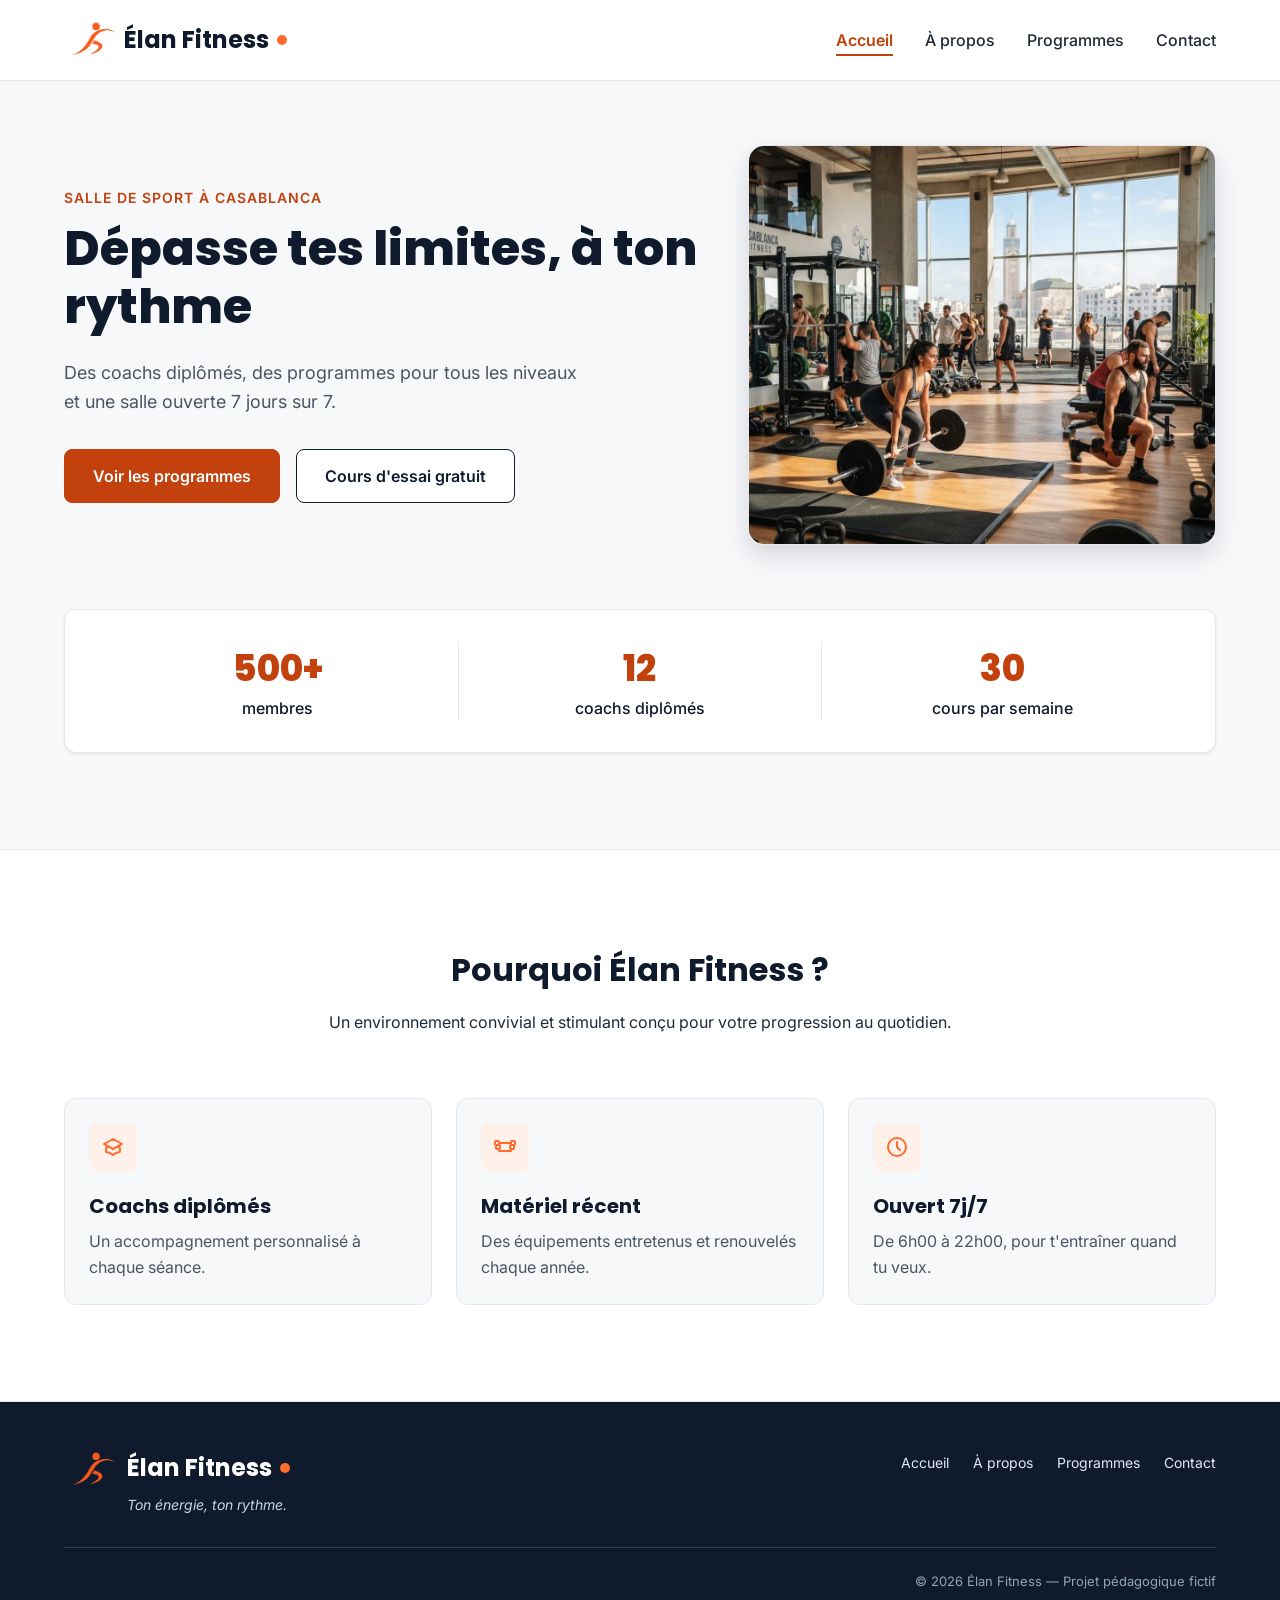
<file: index.html>
<!DOCTYPE html>
<html lang="fr">
<head>
  <meta charset="UTF-8">
  <meta name="viewport" content="width=device-width, initial-scale=1">
  <meta name="description" content="Élan Fitness, salle de sport à Casablanca : musculation, yoga, cardio et boxe fitness avec des coachs diplômés. Réservez votre cours d'essai gratuit.">
  <title>Élan Fitness | Salle de sport à Casablanca</title>

  <link rel="preconnect" href="https://fonts.googleapis.com">
  <link rel="preconnect" href="https://fonts.gstatic.com" crossorigin>
  <link href="https://fonts.googleapis.com/css2?family=Inter:wght@400;500;600&family=Poppins:wght@600;700;800&display=swap" rel="stylesheet">

  <link rel="stylesheet" href="style.css">
</head>

<body>

  <header class="en-tete">
    <div class="conteneur en-tete-contenu">
      <a href="#accueil"><img src="img/logo.png" alt="Logo en forme de f humain minimaliste"></a>
      
      <a href="#accueil" class="logo">Élan Fitness</a>

      <nav aria-label="Navigation principale">
        <ul class="menu">
          <li><a href="#accueil" class="lien-actif">Accueil</a></li>
          <li><a href="propos.html">À propos</a></li>
          <li><a href="programmes.html">Programmes</a></li>
          <li><a href="contact.html">Contact</a></li>
        </ul>
      </nav>
    </div>
  </header>

  <main>

    <section id="accueil" class="hero">
      <div class="conteneur">

        <div class="hero-contenu">
          <div class="hero-texte">
            <p class="sur-titre">Salle de sport à Casablanca</p>
            <h1>Dépasse tes limites, à ton rythme</h1>
            <p class="hero-description">
              Des coachs diplômés, des programmes pour tous les niveaux et une salle ouverte 7 jours sur 7.
            </p>
            <div class="boutons">
              <a href="programmes.html" class="bouton bouton-principal">Voir les programmes</a>
              <a href="contact.html" class="bouton bouton-secondaire">Cours d'essai gratuit</a>
            </div>
          </div>

          <img class="hero-image" src="img/hero.jpg" alt="Des personnes s'entraînent dans une salle de sport lumineuse à Casablanca">
        </div>

        <div class="chiffres">
          <div class="chiffre">
            <p class="chiffre-nombre">500+</p>
            <p>membres</p>
          </div>
          <div class="chiffre">
            <p class="chiffre-nombre">12</p>
            <p>coachs diplômés</p>
          </div>
          <div class="chiffre">
            <p class="chiffre-nombre">30</p>
            <p>cours par semaine</p>
          </div>
        </div>

      </div>
    </section>

    <section class="section section-blanche">
      <div class="conteneur">

        <div class="section-titre">
          <h2>Pourquoi Élan Fitness ?</h2>
          <p>Un environnement convivial et stimulant conçu pour votre progression au quotidien.</p>
        </div>

        <div class="cartes">
          <article class="carte carte-avantage">
            <div class="icone"><img src="img/icone-coach.svg" alt=""></div>
            <h3>Coachs diplômés</h3>
            <p>Un accompagnement personnalisé à chaque séance.</p>
          </article>

          <article class="carte carte-avantage">
            <div class="icone"><img src="img/icone-materiel.svg" alt=""></div>
            <h3>Matériel récent</h3>
            <p>Des équipements entretenus et renouvelés chaque année.</p>
          </article>

          <article class="carte carte-avantage">
            <div class="icone"><img src="img/icone-horloge.svg" alt=""></div>
            <h3>Ouvert 7j/7</h3>
            <p>De 6h00 à 22h00, pour t'entraîner quand tu veux.</p>
          </article>
        </div>

      </div>
    </section>
  </main>

  <footer class="pied-de-page">
    <div class="conteneur">

      <div class="pied-haut">
        <div>
          <div class="footer-logo">
            <img src="img/footer-logo.png" alt="Logo en forme de f humain minimaliste">
            <div>
              <p class="logo logo-clair">Élan Fitness</p>
              <p class="slogan">Ton énergie, ton rythme.</p>
            </div>
          </div>
        </div>

        <nav aria-label="Navigation du pied de page">
          <ul class="menu menu-pied">
            <li><a href="#accueil">Accueil</a></li>
            <li><a href="propos.html">À propos</a></li>
            <li><a href="programmes.html">Programmes</a></li>
            <li><a href="contact.html">Contact</a></li>
          </ul>
        </nav>
      </div>

      <div class="pied-bas">
        <p>&copy; 2026 Élan Fitness — Projet pédagogique fictif</p>
      </div>

    </div>
  </footer>
</body>
</html>
</file>
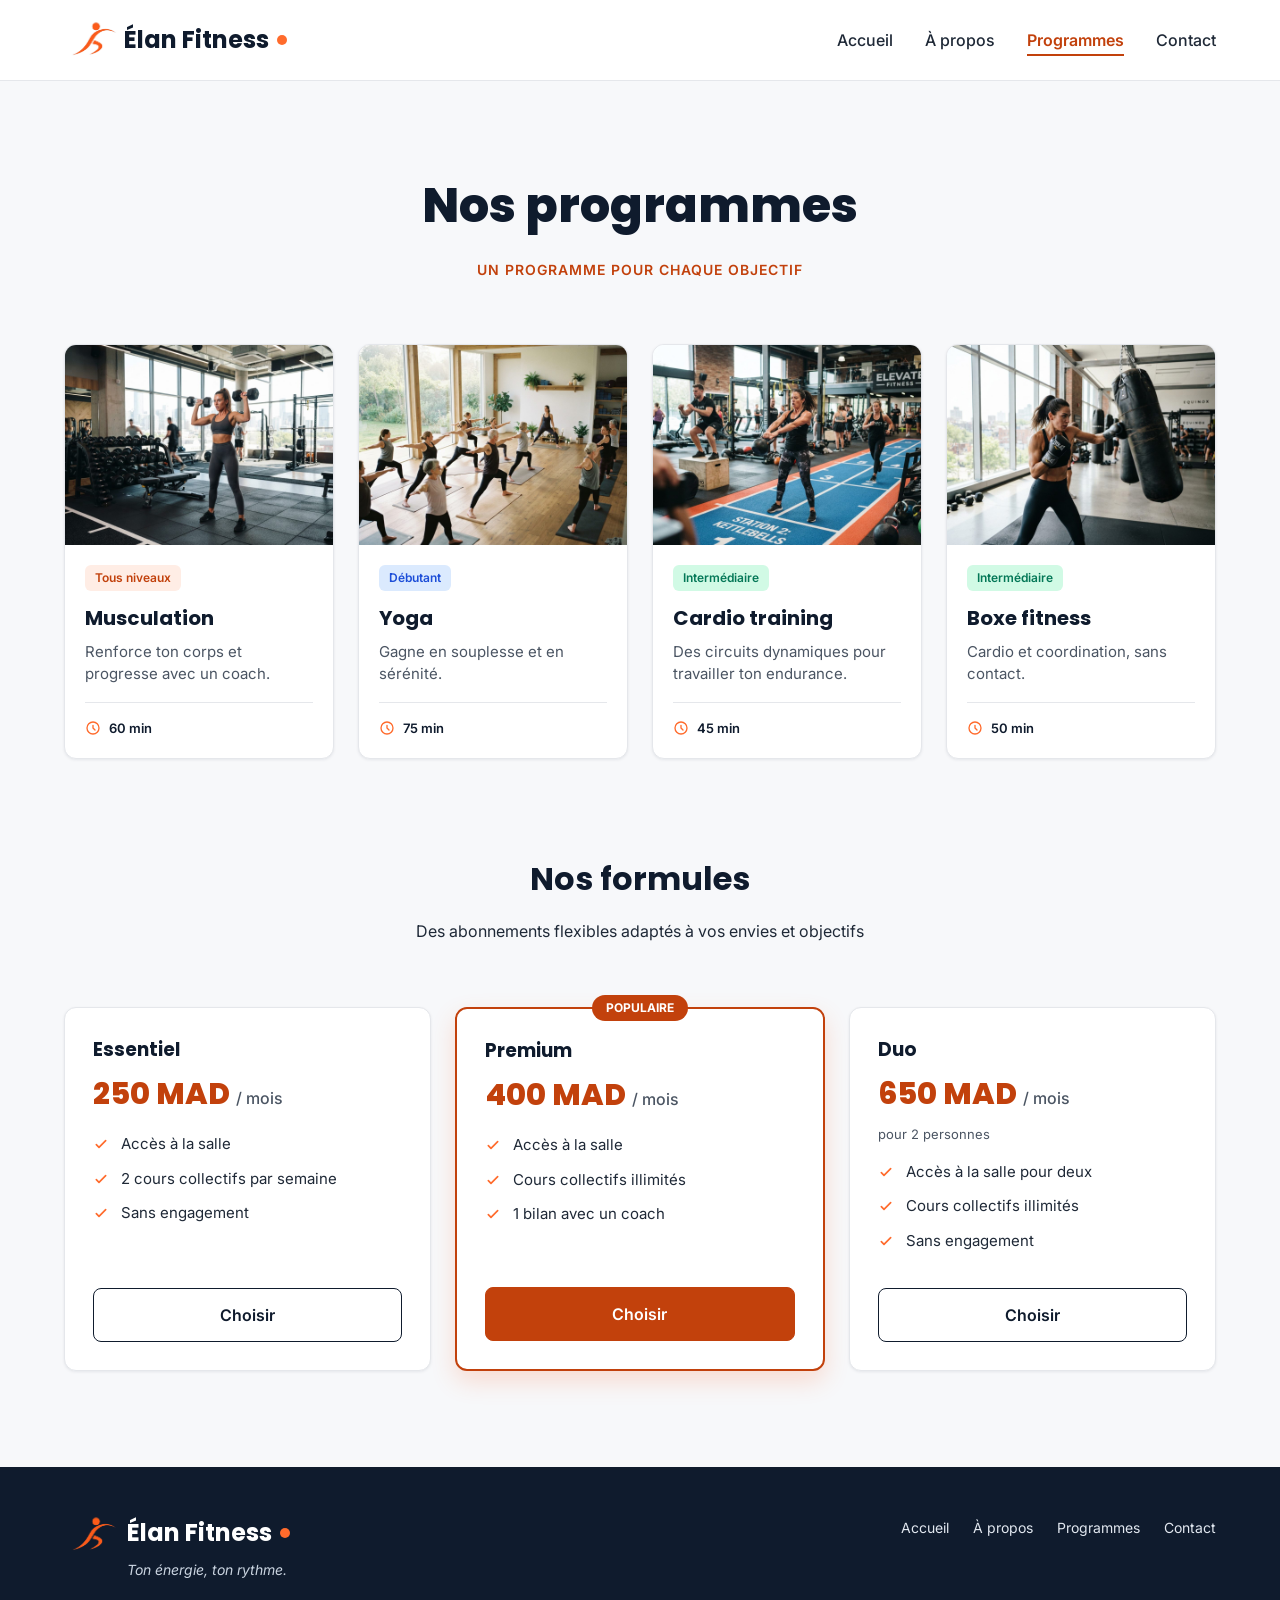
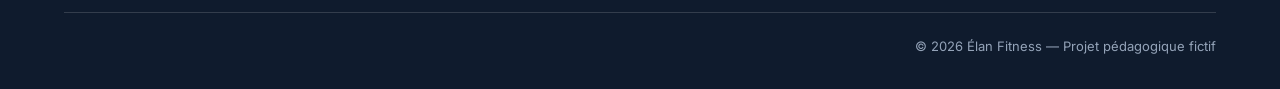
<file: programmes.html>
<!DOCTYPE html>
<html lang="fr">
<head>
  <meta charset="UTF-8">
  <meta name="viewport" content="width=device-width, initial-scale=1">
  <meta name="description" content="Découvrez les programmes d'Élan Fitness à Casablanca : musculation, yoga, cardio et boxe fitness pour atteindre vos objectifs avec nos coachs diplômés.">
  <title>Programmes | Salle de sport à Casablanca</title>

  <link rel="preconnect" href="https://fonts.googleapis.com">
  <link rel="preconnect" href="https://fonts.gstatic.com" crossorigin>
  <link href="https://fonts.googleapis.com/css2?family=Inter:wght@400;500;600&family=Poppins:wght@600;700;800&display=swap" rel="stylesheet">

  <link rel="stylesheet" href="style.css">
</head>
<body>
    <header class="en-tete">
      <div class="conteneur en-tete-contenu">
        <a href="index.html"><img src="img/logo.png" alt="Logo en forme de f humain minimaliste"></a>
        <a href="index.html" class="logo">Élan Fitness</a>

        <nav aria-label="Navigation principale">
        <ul class="menu">
          <li><a href="index.html">Accueil</a></li>
          <li><a href="propos.html">À propos</a></li>
          <li><a href="#programmes" class="lien-actif">Programmes</a></li>
          <li><a href="contact.html">Contact</a></li>
        </ul>
        </nav>
      </div>
   </header>
   <main>
       <section id="programmes" class="section">
      <div class="conteneur">

        <div class="section-titre">
          <h1>Nos programmes</h1>
          <p class="sur-titre">Un programme pour chaque objectif</p>
        </div>

        <div class="cartes">

          <article class="carte carte-programme">
            <img src="img/musculation.jpg" alt="Une sportive soulève des haltères dans l'espace musculation">
            <div class="programme-corps">
              <span class="etiquette etiquette-orange">Tous niveaux</span>
              <h3>Musculation</h3>
              <p>Renforce ton corps et progresse avec un coach.</p>
              <p class="duree"><img src="img/icone-duree.svg" alt="">60 min</p>
            </div>
          </article>

          <article class="carte carte-programme">
            <img src="img/yoga.jpg" alt="Un groupe pratique le yoga sur des tapis dans une salle lumineuse">
            <div class="programme-corps">
              <span class="etiquette etiquette-bleue">Débutant</span>
              <h3>Yoga</h3>
              <p>Gagne en souplesse et en sérénité.</p>
              <p class="duree"><img src="img/icone-duree.svg" alt="">75 min</p>
            </div>
          </article>

          <article class="carte carte-programme">
            <img src="img/cardio.jpg" alt="Des sportifs suivent un circuit de cardio training avec des kettlebells">
            <div class="programme-corps">
              <span class="etiquette etiquette-verte">Intermédiaire</span>
              <h3>Cardio training</h3>
              <p>Des circuits dynamiques pour travailler ton endurance.</p>
              <p class="duree"><img src="img/icone-duree.svg" alt="">45 min</p>
            </div>
          </article>

          <article class="carte carte-programme">
            <img src="img/boxe.jpg" alt="Une sportive frappe un sac de frappe pendant un cours de boxe fitness">
            <div class="programme-corps">
              <span class="etiquette etiquette-verte">Intermédiaire</span>
              <h3>Boxe fitness</h3>
              <p>Cardio et coordination, sans contact.</p>
              <p class="duree"><img src="img/icone-duree.svg" alt="">50 min</p>
            </div>
          </article>

        </div>

        <div class="formules">

          <div class="section-titre">
            <h2>Nos formules</h2>
            <p>Des abonnements flexibles adaptés à vos envies et objectifs</p>
          </div>

          <div class="cartes">

            <article class="carte formule">
              <h3>Essentiel</h3>
              <p class="prix">250 MAD <span>/ mois</span></p>
              <ul class="formule-liste">
                <li>Accès à la salle</li>
                <li>2 cours collectifs par semaine</li>
                <li>Sans engagement</li>
              </ul>
              <a href="contact.html" class="bouton bouton-secondaire">Choisir</a>
            </article>

            <article class="carte formule formule-populaire">
              <p class="badge-populaire">Populaire</p>
              <h3>Premium</h3>
              <p class="prix">400 MAD <span>/ mois</span></p>
              <ul class="formule-liste">
                <li>Accès à la salle</li>
                <li>Cours collectifs illimités</li>
                <li>1 bilan avec un coach</li>
              </ul>
              <a href="contact.html" class="bouton bouton-principal">Choisir</a>
            </article>

            <article class="carte formule">
              <h3>Duo</h3>
              <p class="prix">650 MAD <span>/ mois</span></p>
              <p class="prix-note">pour 2 personnes</p>
              <ul class="formule-liste">
                <li>Accès à la salle pour deux</li>
                <li>Cours collectifs illimités</li>
                <li>Sans engagement</li>
              </ul>
              <a href="contact.html" class="bouton bouton-secondaire">Choisir</a>
            </article>

          </div>
        </div>

      </div>
    </section>
    </main>
      <footer class="pied-de-page">
    <div class="conteneur">

      <div class="pied-haut">
        <div>
          <div class="footer-logo">
            <img src="img/footer-logo.png" alt="Logo en forme de f humain minimaliste">
            <div>
              <p class="logo logo-clair">Élan Fitness</p>
              <p class="slogan">Ton énergie, ton rythme.</p>
            </div>
          </div>
        </div>

        <nav aria-label="Navigation du pied de page">
          <ul class="menu menu-pied">
            <li><a href="index.html">Accueil</a></li>
            <li><a href="propos.html">À propos</a></li>
            <li><a href="#programmes">Programmes</a></li>
            <li><a href="contact.html">Contact</a></li>
          </ul>
        </nav>
      </div>

      <div class="pied-bas">
        <p>&copy; 2026 Élan Fitness — Projet pédagogique fictif</p>
      </div>

    </div>
  </footer>
</body>
</html>
</file>
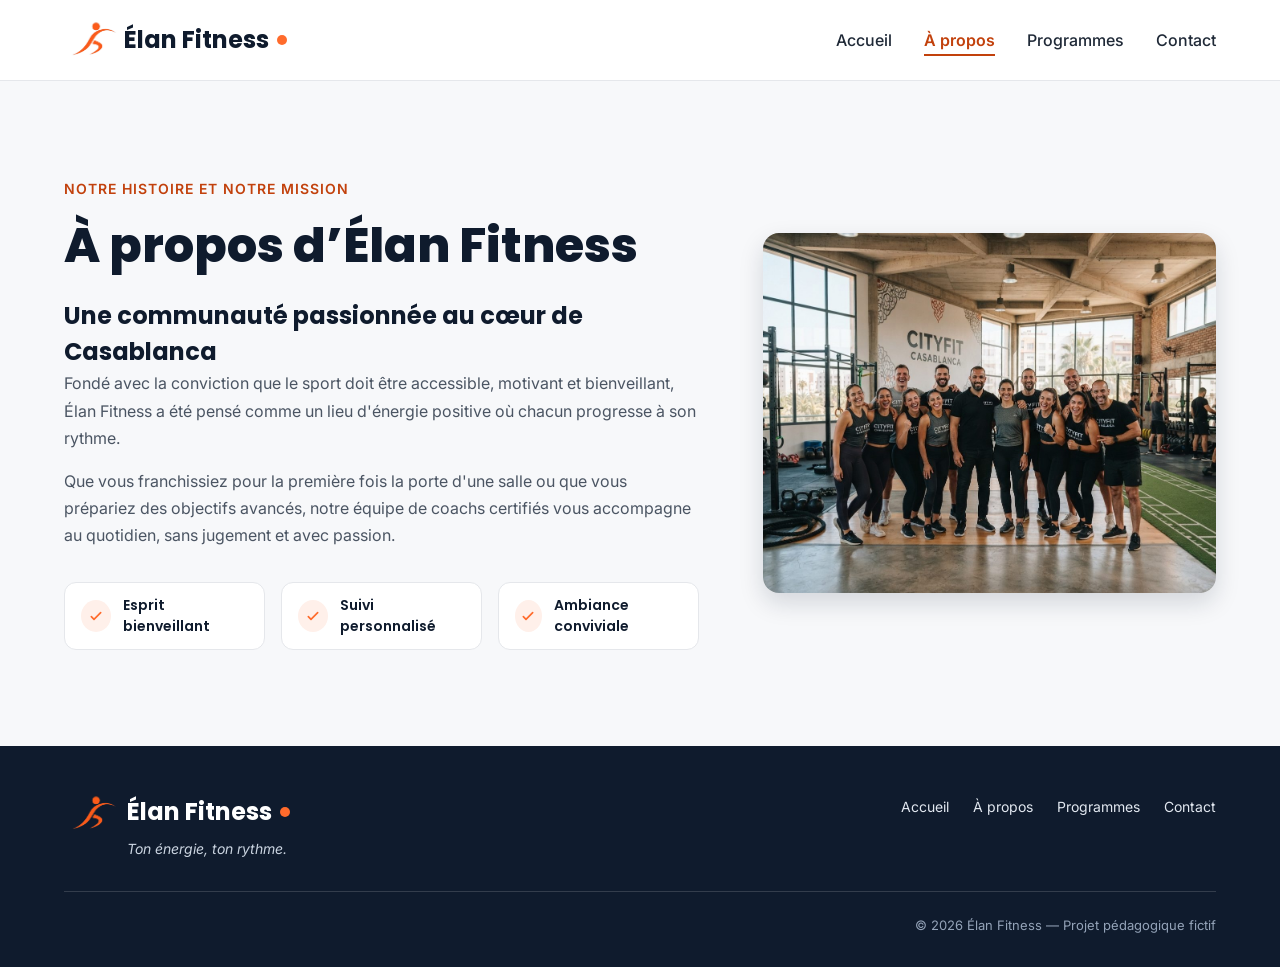
<file: propos.html>
<!DOCTYPE html>
<html lang="fr">
<head>
  <meta charset="UTF-8">
  <meta name="viewport" content="width=device-width, initial-scale=1">
  <meta name="description" content="Découvrez Élan Fitness, votre salle de sport à Casablanca, notre équipe de coachs diplômés et notre engagement pour votre bien-être.">
  <title>À propos | Salle de sport à Casablanca</title>

  <link rel="preconnect" href="https://fonts.googleapis.com">
  <link rel="preconnect" href="https://fonts.gstatic.com" crossorigin>
  <link href="https://fonts.googleapis.com/css2?family=Inter:wght@400;500;600&family=Poppins:wght@600;700;800&display=swap" rel="stylesheet">

  <link rel="stylesheet" href="style.css">
</head>

<body>
    <header class="en-tete">
      <div class="conteneur en-tete-contenu">
        <a href="index.html"><img src="img/logo.png" alt="Logo en forme de f humain minimaliste"></a>
        <a href="index.html" class="logo">Élan Fitness</a>

        <nav aria-label="Navigation principale">
        <ul class="menu">
          <li><a href="index.html">Accueil</a></li>
          <li><a href="#a-propos" class="lien-actif">À propos</a></li>
          <li><a href="programmes.html">Programmes</a></li>
          <li><a href="contact.html">Contact</a></li>
        </ul>
        </nav>
      </div>
   </header>
   <main>
        <section id="a-propos" class="section">
      <div class="conteneur apropos-contenu">
        
        <div class="apropos-texte">
          <p class="sur-titre">Notre histoire et notre mission</p>
          <h1>À propos d’Élan Fitness</h1>
          
          <h2>Une communauté passionnée au cœur de Casablanca</h2>
          <p>
            Fondé avec la conviction que le sport doit être accessible, motivant et bienveillant,
            Élan Fitness a été pensé comme un lieu d'énergie positive où chacun progresse à son rythme.
          </p>
          <p>
            Que vous franchissiez pour la première fois la porte d'une salle ou que vous prépariez des
            objectifs avancés, notre équipe de coachs certifiés vous accompagne au quotidien, sans
            jugement et avec passion.
          </p>

          <ul class="valeurs">
            <li class="valeur">
              <div class="icone icone-petite"><img src="img/icone-check.svg" alt=""></div>
              <span>Esprit bienveillant</span>
            </li>
            <li class="valeur">
              <div class="icone icone-petite"><img src="img/icone-check.svg" alt=""></div>
              <span>Suivi personnalisé</span>
            </li>
            <li class="valeur">
              <div class="icone icone-petite"><img src="img/icone-check.svg" alt=""></div>
              <span>Ambiance conviviale</span>
            </li>
          </ul>
        </div>

        <img class="apropos-image" src="img/equipe.jpg" alt="L'équipe de coachs d'Élan Fitness réunie dans la salle">

      </div>
    </section>
   </main>
     <footer class="pied-de-page">
    <div class="conteneur">

      <div class="pied-haut">
        <div>
          <div class="footer-logo">
            <img src="img/footer-logo.png" alt="Logo en forme de f humain minimaliste">
            <div>
              <p class="logo logo-clair">Élan Fitness</p>
              <p class="slogan">Ton énergie, ton rythme.</p>
            </div>
          </div>
        </div>

        <nav aria-label="Navigation du pied de page">
          <ul class="menu menu-pied">
            <li><a href="index.html">Accueil</a></li>
            <li><a href="#a-propos">À propos</a></li>
            <li><a href="programmes.html">Programmes</a></li>
            <li><a href="contact.html">Contact</a></li>
          </ul>
        </nav>
      </div>

      <div class="pied-bas">
        <p>&copy; 2026 Élan Fitness — Projet pédagogique fictif</p>
      </div>

    </div>
  </footer>
</body>
</html>
</file>
<file: style.css>
* {
  box-sizing: border-box;
  margin: 0;
  padding: 0;
}

html {
  scroll-behavior: smooth;
}

body {
  min-width: 320px;
  font-family: 'Inter', Arial, sans-serif;
  font-size: 16px;
  line-height: 1.5;
  color: #1F2937;
  background-color: #F7F8FA;
}

h1, h2, h3, h4 {
  font-family: 'Poppins', Arial, sans-serif;
  color: #0F1B2D;
}


header img {
    width: 60px;
    height: 60px;
    object-fit: contain;
}
footer img {
  width: 60px;
  height: 60px;
  object-fit: contain;
}
.footer-logo {
  display: flex;
  align-items: flex-start;
  gap: 3px;
}

.footer-logo img{
      margin-top: -10px;
}


a {
  color: inherit;
  text-decoration: none;
}

ul {
  list-style: none;
}

img {
  display: block;
  max-width: 100%;
  height: auto;
}

a:focus-visible,
button:focus-visible {
  outline: 3px solid #C2410C;
  outline-offset: 2px;
}


.conteneur {
  width: 100%;
  max-width: 1200px;
  margin: 0 auto;
  padding: 0 24px;
}

.section {
  padding: 96px 0;
}

.section-blanche {
  background-color: #FFFFFF;
  border-top: 1px solid #E5E7EB;
  border-bottom: 1px solid #E5E7EB;
}

.section-titre {
  max-width: 640px;
  margin: 0 auto 64px;
  text-align: center;
}

.section-titre h2 {
  font-size: 32px;
  margin-bottom: 16px;
}

.section-titre h3 {
  font-size: 26px;
  margin-bottom: 12px;
}

.section-titre p.sur-titre, .apropos-texte p.sur-titre {
  color: #C2410C;
}


.sur-titre {
  font-size: 14px;
  font-weight: 600;
  color: #C2410C;
  text-transform: uppercase;
  letter-spacing: 1px;
  margin-bottom: 12px;
}

.bouton {
  display: inline-block;
  padding: 14px 28px;
  border-radius: 8px;
  font-size: 16px;
  font-weight: 600;
  text-align: center;
  cursor: pointer;
}

.bouton-principal {
  background-color: #C2410C;
  border: 1px solid #C2410C;
  color: #FFFFFF;
}

.bouton-principal:hover {
  background-color: #C2410C;
}

.bouton-secondaire {
  background-color: #FFFFFF;
  border: 1px solid #0F1B2D;
  color: #0F1B2D;
}

.bouton-secondaire:hover {
  background-color: #F3F4F6;
}

.cartes {
  display: flex;
  gap: 24px;
}

.carte {
  flex: 1;
  background-color: #FFFFFF;
  border: 1px solid #E5E7EB;
  border-radius: 12px;
  box-shadow: 0 1px 3px rgba(15, 27, 45, 0.08);
}

.icone {
  width: 48px;
  height: 48px;
  background-color: #FFF0EA;
  border-radius: 8px;
  display: flex;
  align-items: center;
  justify-content: center;
}

.icone img {
  width: 24px;
  height: 24px;
}

.icone-petite {
  width: 32px;
  height: 32px;
  border-radius: 50%;
}

.icone-petite img {
  width: 16px;
  height: 16px;
}

.en-tete {
  position: sticky;
  top: 0;
  z-index: 10;
  background-color: #FFFFFF;
  border-bottom: 1px solid #E5E7EB;
}

.en-tete-contenu {
  height: 80px;
  display: flex;
  align-items: center;
}
.en-tete-contenu nav {
    margin-left: auto;
}
.logo {
  display: flex;
  align-items: center;
  font-family: 'Poppins', Arial, sans-serif;
  font-size: 24px;
  font-weight: 700;
  color: #0F1B2D;
}

.logo::after {
  content: "";
  width: 10px;
  height: 10px;
  margin-left: 8px;
  background-color: #FF6B2C;
  border-radius: 50%;
}

.menu {
  display: flex;
  gap: 32px;
}

.menu a {
  font-weight: 500;
  padding-bottom: 4px;
  border-bottom: 2px solid transparent;
}

.menu a:hover {
  color: #C2410C;
}

.menu .lien-actif {
  color: #C2410C;
  font-weight: 600;
  border-bottom-color: #C2410C;
}

.hero {
  padding: 64px 0 96px;
}

.hero-contenu {
  display: flex;
  align-items: center;
  gap: 32px;
}

.hero-texte {
  flex: 7;
}

.hero-texte h1, .section-titre h1, .apropos-texte h1 {
  font-size: 48px;
  font-weight: 800;
  line-height: 1.2;
  margin-bottom: 24px;

}

.hero-description {
  max-width: 520px;
  font-size: 18px;
  line-height: 1.6;
  color: #4B5563;
  margin-bottom: 32px;
}

.boutons {
  display: flex;
  flex-wrap: wrap;
  gap: 16px;
}

.hero-image {
  flex: 5;
  min-width: 0;
  height: 400px;
  object-fit: cover;
  border-radius: 16px;
  border: 1px solid #E5E7EB;
  box-shadow: 0 10px 25px rgba(15, 27, 45, 0.15);
}

.chiffres {
  display: flex;
  margin-top: 64px;
  padding: 32px;
  background-color: #FFFFFF;
  border: 1px solid #E5E7EB;
  border-radius: 12px;
  box-shadow: 0 1px 3px rgba(15, 27, 45, 0.08);
}

.chiffre {
  flex: 1;
  text-align: center;
  font-weight: 500;
  color: #0F1B2D;
}

.chiffre + .chiffre {
  border-left: 1px solid #E5E7EB;
}

.chiffre-nombre {
  font-family: 'Poppins', Arial, sans-serif;
  font-size: 36px;
  font-weight: 800;
  color: #C2410C;
}

.carte-avantage {
  padding: 24px;
  background-color: #F7F8FA;
  box-shadow: none;
}

.carte-avantage .icone {
  margin-bottom: 20px;
}

.carte-avantage h3 {
  font-size: 20px;
  margin-bottom: 8px;
}

.carte-avantage p {
  color: #4B5563;
  line-height: 1.6;
}

.apropos-contenu {
  display: flex;
  align-items: center;
  gap: 64px;
}

.apropos-texte {
  flex: 7;
}


.apropos-texte p {
  color: #4B5563;
  line-height: 1.7;
  margin-bottom: 16px;
}

.valeurs {
  display: flex;
  gap: 16px;
  margin-top: 32px;
}

.valeur {
  flex: 1;
  display: flex;
  align-items: center;
  gap: 12px;
  padding: 12px 16px;
  background-color: #FFFFFF;
  border: 1px solid #E5E7EB;
  border-radius: 12px;
  font-family: 'Poppins', Arial, sans-serif;
  font-size: 14px;
  font-weight: 600;
  color: #0F1B2D;
}

.apropos-image {
  flex: 5;
  min-width: 0;
  height: 360px;
  object-fit: cover;
  border-radius: 16px;
  box-shadow: 0 10px 25px rgba(15, 27, 45, 0.15);
}

.carte-programme {
  display: flex;
  flex-direction: column;
  overflow: hidden;
}

.carte-programme > img {
  width: 100%;
  height: 200px;
  object-fit: cover;
}

.programme-corps {
  flex: 1;
  display: flex;
  flex-direction: column;
  padding: 20px;
}

.programme-corps h3 {
  font-size: 20px;
  margin-bottom: 8px;
}

.programme-corps p {
  font-size: 15px;
  color: #4B5563;
}

.etiquette {
  align-self: flex-start;
  padding: 4px 10px;
  margin-bottom: 12px;
  border-radius: 6px;
  font-size: 12px;
  font-weight: 600;
}

.etiquette-orange {
  background-color: #FFEDE5;
  color: #C2410C;
}

.etiquette-bleue {
  background-color: #DBEAFE;
  color: #1D4ED8;
}

.etiquette-verte {
  background-color: #D1FAE5;
  color: #047857;
}

.programme-corps .duree {
  display: flex;
  align-items: center;
  gap: 8px;
  margin-top: auto;
  padding-top: 16px;
  border-top: 1px solid #E5E7EB;
  font-size: 13px;
  font-weight: 600;
  color: #0F1B2D;
}

.programme-corps h3 + p {
  margin-bottom: 16px;
}

.duree img {
  width: 16px;
  height: 16px;
}

.formules {
  margin-top: 96px;
}

.formule {
  position: relative;
  display: flex;
  flex-direction: column;
  padding: 28px;
}

.formule h4 {
  font-size: 20px;
}

.prix {
  margin: 8px 0 16px;
  font-family: 'Poppins', Arial, sans-serif;
  font-size: 30px;
  font-weight: 800;
  color: #C2410C;
}

.prix span {
  font-family: 'Inter', Arial, sans-serif;
  font-size: 16px;
  font-weight: 500;
  color: #4B5563;
}

.prix-note {
  margin: -8px 0 16px;
  font-size: 13px;
  color: #4B5563;
}

.formule-liste {
  flex: 1;
  margin-bottom: 24px;
}

.formule-liste li {
  padding-left: 28px;
  margin-bottom: 12px;
  font-size: 15px;
  background-image: url('img/icone-check.svg');
  background-repeat: no-repeat;
  background-position: left center;
  background-size: 16px;
}

.formule .bouton {
  display: block;
}

.formule-populaire {
  border: 2px solid #C2410C;
  box-shadow: 0 10px 25px rgba(255, 107, 44, 0.2);
}

.badge-populaire {
  position: absolute;
  top: -14px;
  left: 50%;
  transform: translateX(-50%);
  padding: 4px 14px;
  background-color: #C2410C;
  border-radius: 999px;
  font-size: 12px;
  font-weight: 700;
  text-transform: uppercase;
  color: #FFFFFF;
}

.pied-de-page {
  padding: 48px 0 32px;
  background-color: #0F1B2D;
  color: #FFFFFF;
}

.pied-haut {
  display: flex;
  justify-content: space-between;
  align-items: flex-start;
  padding-bottom: 32px;
  border-bottom: 1px solid rgba(255, 255, 255, 0.15);
}

.logo-clair {
  color: #FFFFFF;
}

.slogan {
  margin-top: 8px;
  font-size: 14px;
  font-style: italic;
  color: #CBD5E1;
}

.menu-pied {
  gap: 24px;
}

.menu-pied a {
  font-size: 14px;
  font-weight: 400;
  color: #E2E8F0;
}

.pied-bas {
  display: flex;
  justify-content: flex-end;
  margin-top: 24px;
  font-size: 13px;
  color: #94A3B8;
}
</file>
